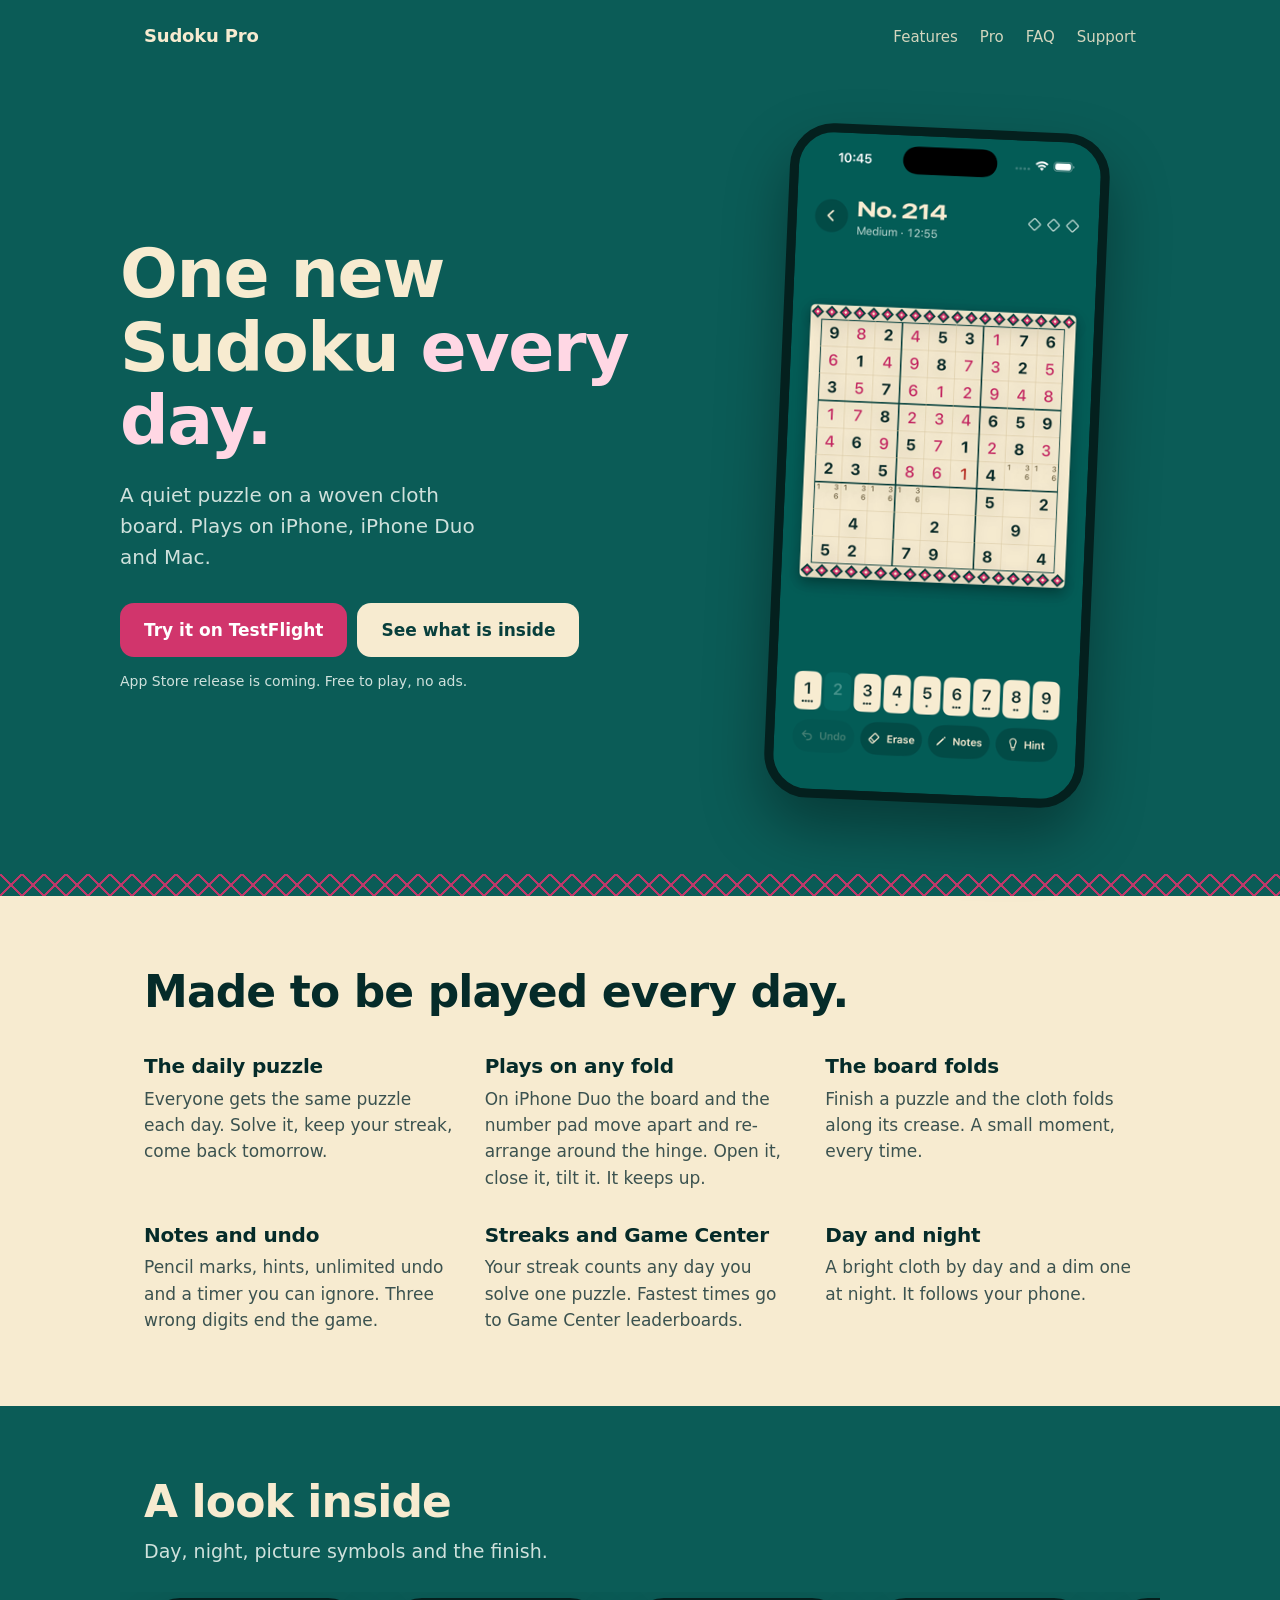
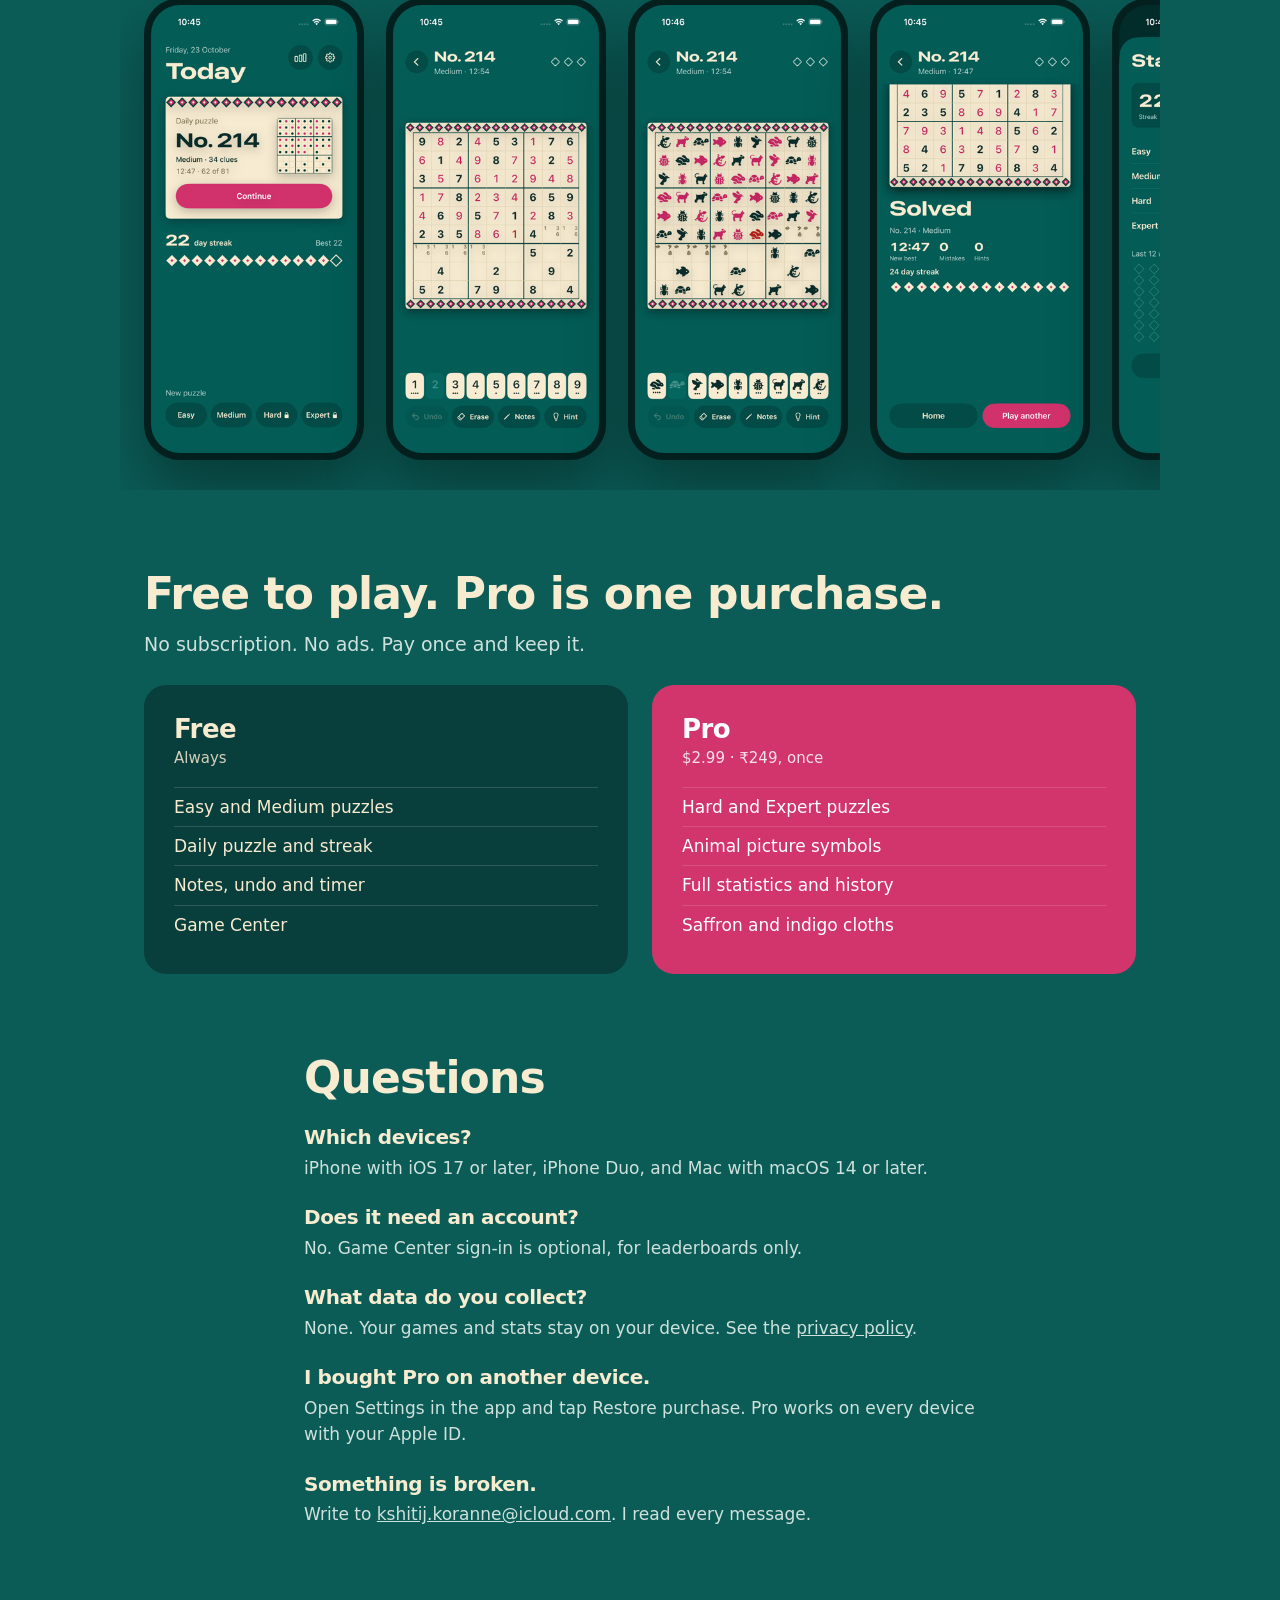
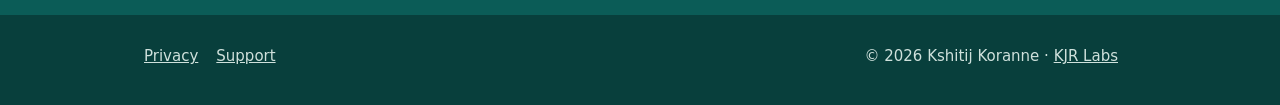
<file: index.html>
<!doctype html>
<html lang="en"><head>
<meta charset="utf-8"><meta name="viewport" content="width=device-width,initial-scale=1">
<title>Sudoku Pro: Daily Puzzles</title>
<meta name="description" content="A calm Sudoku for iPhone, iPhone Duo and Mac. One new puzzle every day, notes, undo, streaks and a board that folds when you finish.">
<meta property="og:title" content="Sudoku Pro: Daily Puzzles"><meta property="og:description" content="One new Sudoku every day, on a woven cloth board. For iPhone, iPhone Duo and Mac.">
<meta property="og:image" content="https://sudoku.kjrlabs.in/shots/play.png">
<meta name="theme-color" content="#0B5C57">
<link rel="icon" href="icon-180.png"><link rel="apple-touch-icon" href="icon-180.png">
<link rel="stylesheet" href="style.css">
<link rel="canonical" href="https://sudoku.kjrlabs.in/">
</head><body>
<div class="wrap">
 <nav><b>Sudoku Pro</b><div><a href="#features">Features</a><a href="#pro">Pro</a><a href="#faq">FAQ</a><a href="support.html">Support</a></div></nav>
</div>
<div class="wrap hero">
 <div>
  <h1>One new Sudoku <em>every day.</em></h1>
  <p>A quiet puzzle on a woven cloth board. Plays on iPhone, iPhone Duo and Mac.</p>
  <a class="btn pink" href="https://testflight.apple.com/join/yC67FmTX">Try it on TestFlight</a><a class="btn" href="#features">See what is inside</a>
  <div class="note">App Store release is coming. Free to play, no ads.</div>
 </div>
 <div class="phone"><img src="shots/play.png" alt="A Sudoku puzzle in progress on the cloth board"></div>
</div>
<div class="band"></div>

<section class="cloth" id="features"><div class="wrap">
 <h2>Made to be played every day.</h2>
 <div class="grid">
  <div><h3>The daily puzzle</h3><p>Everyone gets the same puzzle each day. Solve it, keep your streak, come back tomorrow.</p></div>
  <div><h3>Plays on any fold</h3><p>On iPhone Duo the board and the number pad move apart and re-arrange around the hinge. Open it, close it, tilt it. It keeps up.</p></div>
  <div><h3>The board folds</h3><p>Finish a puzzle and the cloth folds along its crease. A small moment, every time.</p></div>
  <div><h3>Notes and undo</h3><p>Pencil marks, hints, unlimited undo and a timer you can ignore. Three wrong digits end the game.</p></div>
  <div><h3>Streaks and Game Center</h3><p>Your streak counts any day you solve one puzzle. Fastest times go to Game Center leaderboards.</p></div>
  <div><h3>Day and night</h3><p>A bright cloth by day and a dim one at night. It follows your phone.</p></div>
 </div>
</div></section>

<section class="sec">
 <h2>A look inside</h2>
 <p class="lead">Day, night, picture symbols and the finish.</p>
 <div class="shots">
  <div class="phone"><img src="shots/home.png" alt="Home screen with the daily puzzle" loading="lazy"></div>
  <div class="phone"><img src="shots/night.png" alt="Night mode" loading="lazy"></div>
  <div class="phone"><img src="shots/animals.png" alt="Animal picture symbols" loading="lazy"></div>
  <div class="phone"><img src="shots/solved.png" alt="Solved screen with the streak" loading="lazy"></div>
  <div class="phone"><img src="shots/stats.png" alt="Statistics" loading="lazy"></div>
 </div>
</section>

<section class="sec" id="pro"><div class="wrap">
 <h2 style="padding:0">Free to play. Pro is one purchase.</h2>
 <p class="lead" style="padding:0">No subscription. No ads. Pay once and keep it.</p>
 <div class="price">
  <div class="card"><h3>Free</h3><div class="p">Always</div><ul><li>Easy and Medium puzzles</li><li>Daily puzzle and streak</li><li>Notes, undo and timer</li><li>Game Center</li></ul></div>
  <div class="card pro"><h3>Pro</h3><div class="p">$2.99 · ₹249, once</div><ul><li>Hard and Expert puzzles</li><li>Animal picture symbols</li><li>Full statistics and history</li><li>Saffron and indigo cloths</li></ul></div>
 </div>
</div></section>

<section class="sec" id="faq"><div class="wrap faq">
 <h2 style="padding:0">Questions</h2>
 <h3>Which devices?</h3><p>iPhone with iOS 17 or later, iPhone Duo, and Mac with macOS 14 or later.</p>
 <h3>Does it need an account?</h3><p>No. Game Center sign-in is optional, for leaderboards only.</p>
 <h3>What data do you collect?</h3><p>None. Your games and stats stay on your device. See the <a href="privacy.html">privacy policy</a>.</p>
 <h3>I bought Pro on another device.</h3><p>Open Settings in the app and tap Restore purchase. Pro works on every device with your Apple ID.</p>
 <h3>Something is broken.</h3><p>Write to <a href="mailto:kshitij.koranne@icloud.com">kshitij.koranne@icloud.com</a>. I read every message.</p>
</div></section>

<footer><div class="wrap"><div><a href="privacy.html">Privacy</a><a href="support.html">Support</a></div><div>© 2026 Kshitij Koranne · <a href="https://www.kjrlabs.in/">KJR Labs</a></div></div></footer>
</body></html>
</file>
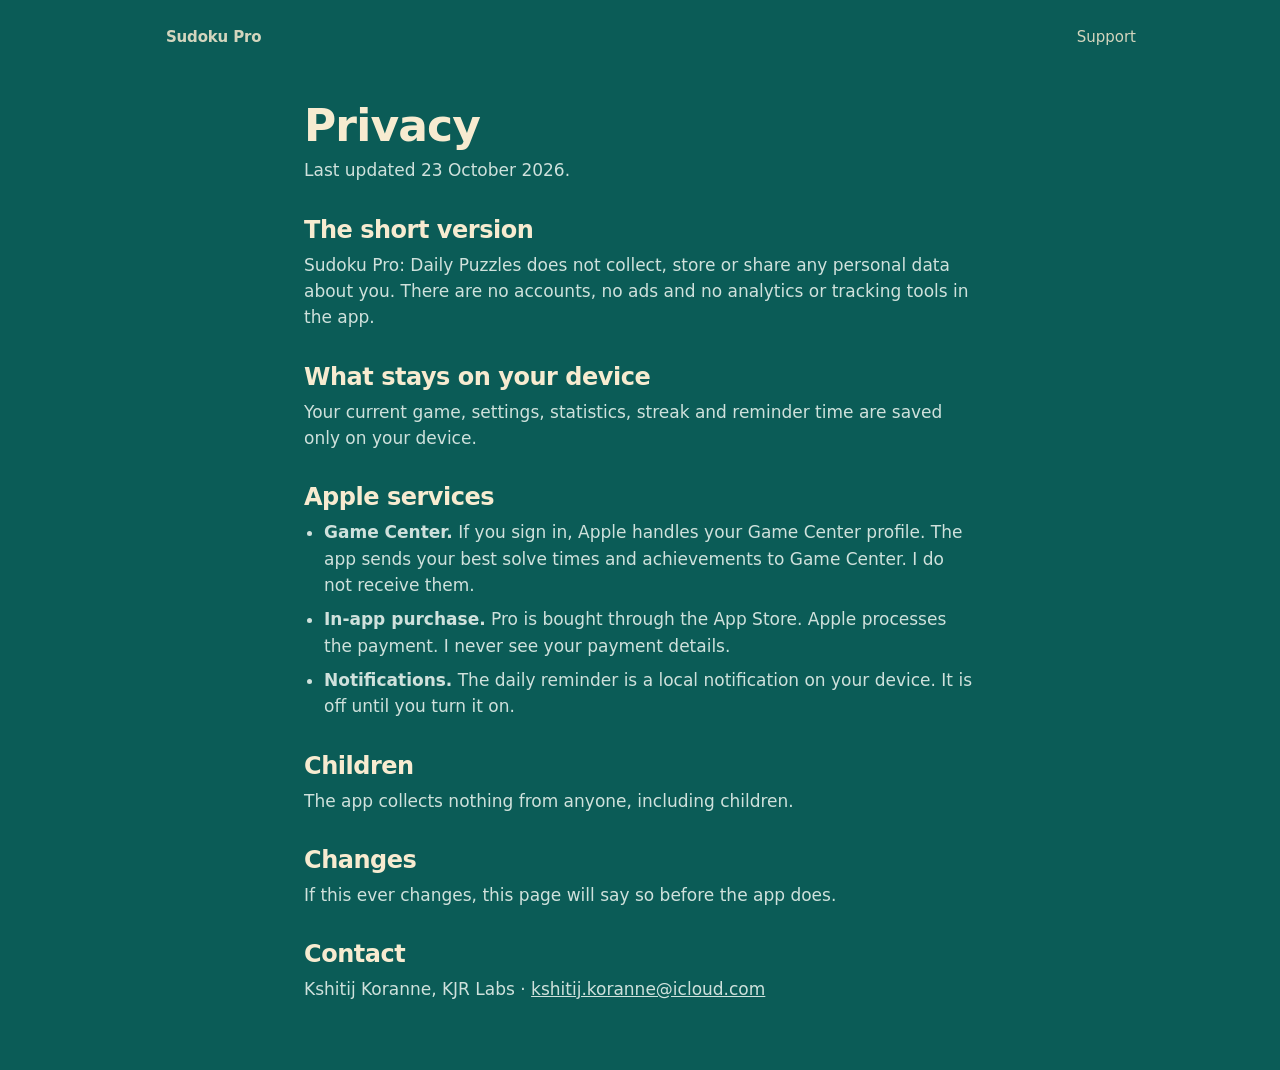
<file: privacy.html>
<!doctype html>
<html lang="en"><head><meta charset="utf-8"><meta name="viewport" content="width=device-width,initial-scale=1"><title>Privacy · Sudoku Pro: Daily Puzzles</title><link rel="icon" href="icon-180.png"><link rel="stylesheet" href="style.css"><link rel="canonical" href="https://sudoku.kjrlabs.in/privacy">
</head><body>
<div class="wrap"><nav><b><a href="./" style="text-decoration:none">Sudoku Pro</a></b><div><a href="support.html">Support</a></div></nav></div>
<div class="wrap doc">
<h1>Privacy</h1><p>Last updated 23 October 2026.</p>
<h2>The short version</h2><p>Sudoku Pro: Daily Puzzles does not collect, store or share any personal data about you. There are no accounts, no ads and no analytics or tracking tools in the app.</p>
<h2>What stays on your device</h2><p>Your current game, settings, statistics, streak and reminder time are saved only on your device.</p>
<h2>Apple services</h2>
<ul><li><b>Game Center.</b> If you sign in, Apple handles your Game Center profile. The app sends your best solve times and achievements to Game Center. I do not receive them.</li>
<li><b>In-app purchase.</b> Pro is bought through the App Store. Apple processes the payment. I never see your payment details.</li>
<li><b>Notifications.</b> The daily reminder is a local notification on your device. It is off until you turn it on.</li></ul>
<h2>Children</h2><p>The app collects nothing from anyone, including children.</p>
<h2>Changes</h2><p>If this ever changes, this page will say so before the app does.</p>
<h2>Contact</h2><p>Kshitij Koranne, KJR Labs · <a href="mailto:kshitij.koranne@icloud.com">kshitij.koranne@icloud.com</a></p>
</div></body></html>
</file>
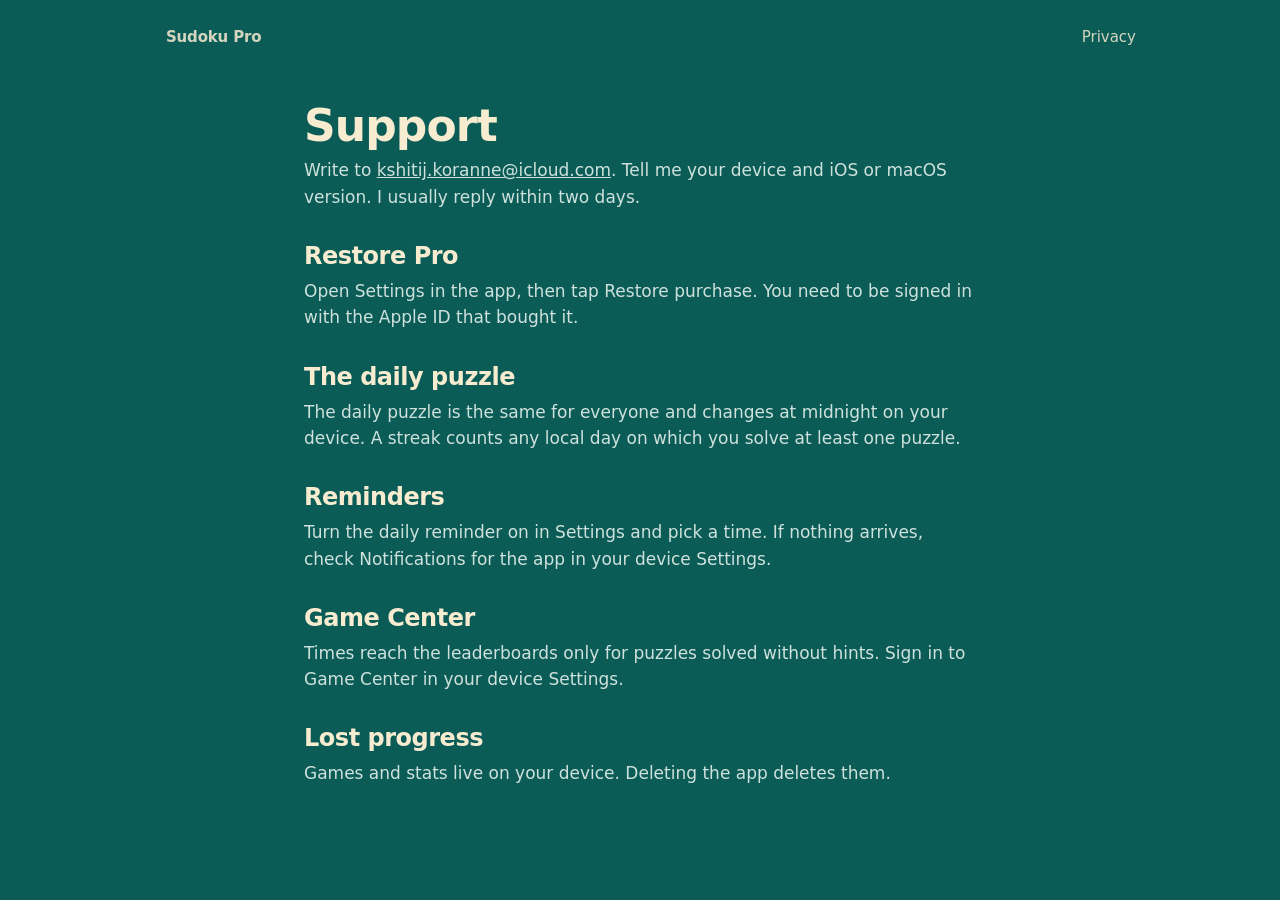
<file: support.html>
<!doctype html>
<html lang="en"><head><meta charset="utf-8"><meta name="viewport" content="width=device-width,initial-scale=1"><title>Support · Sudoku Pro: Daily Puzzles</title><link rel="icon" href="icon-180.png"><link rel="stylesheet" href="style.css"><link rel="canonical" href="https://sudoku.kjrlabs.in/support">
</head><body>
<div class="wrap"><nav><b><a href="./" style="text-decoration:none">Sudoku Pro</a></b><div><a href="privacy.html">Privacy</a></div></nav></div>
<div class="wrap doc">
<h1>Support</h1><p>Write to <a href="mailto:kshitij.koranne@icloud.com">kshitij.koranne@icloud.com</a>. Tell me your device and iOS or macOS version. I usually reply within two days.</p>
<h2>Restore Pro</h2><p>Open Settings in the app, then tap Restore purchase. You need to be signed in with the Apple ID that bought it.</p>
<h2>The daily puzzle</h2><p>The daily puzzle is the same for everyone and changes at midnight on your device. A streak counts any local day on which you solve at least one puzzle.</p>
<h2>Reminders</h2><p>Turn the daily reminder on in Settings and pick a time. If nothing arrives, check Notifications for the app in your device Settings.</p>
<h2>Game Center</h2><p>Times reach the leaderboards only for puzzles solved without hints. Sign in to Game Center in your device Settings.</p>
<h2>Lost progress</h2><p>Games and stats live on your device. Deleting the app deletes them.</p>
</div></body></html>
</file>
<file: style.css>
:root{--teal:#0B5C57;--deep:#083F3C;--ink:#052b29;--cream:#F7EBD0;--cloth:#F0E4C6;--pink:#D1356C;--muted:#cfe1dc}
*{box-sizing:border-box;margin:0}
html{scroll-behavior:smooth}
body{font:17px/1.55 -apple-system,BlinkMacSystemFont,"SF Pro Text","Segoe UI",system-ui,sans-serif;background:var(--teal);color:var(--cream);-webkit-font-smoothing:antialiased}
a{color:inherit}
.wrap{max-width:1040px;margin:0 auto;padding:0 24px}
h1,h2,h3{font-family:-apple-system,"SF Pro Display","Segoe UI",system-ui,sans-serif;font-weight:800;letter-spacing:-.02em;line-height:1.08}
nav{display:flex;justify-content:space-between;align-items:center;padding:22px 0}
nav b{font-size:18px;letter-spacing:-.01em}
nav a{text-decoration:none;font-size:15px;margin-left:22px;opacity:.85}
nav a:hover{opacity:1}
.band{height:22px;background:
 linear-gradient(135deg,transparent 46%,var(--pink) 46% 54%,transparent 54%) 0 0/22px 22px,
 linear-gradient(45deg,transparent 46%,var(--pink) 46% 54%,transparent 54%) 0 0/22px 22px;opacity:.9}
.hero{display:grid;grid-template-columns:1.1fr .9fr;gap:48px;align-items:center;padding:56px 0 72px}
.hero h1{font-size:clamp(40px,6vw,68px)}
.hero h1 em{font-style:normal;color:#ffd7e4}
.hero p{font-size:20px;margin:22px 0 30px;max-width:30ch;color:var(--muted)}
.btn{display:inline-block;background:var(--cream);color:var(--deep);font-weight:700;padding:14px 24px;border-radius:14px;text-decoration:none}
.btn.pink{background:var(--pink);color:#fff}
.btn+.btn{margin-left:10px}
.note{font-size:14px;color:var(--muted);margin-top:14px}
.phone{border-radius:44px;border:9px solid #04201e;box-shadow:0 30px 60px rgba(0,0,0,.35);overflow:hidden;background:#04201e;line-height:0}
.phone img{width:100%;height:auto;display:block}
.hero .phone{max-width:320px;margin:0 auto;transform:rotate(2.5deg)}
.cloth{background:var(--cream);color:var(--ink)}
.cloth .wrap{padding-top:72px;padding-bottom:72px}
.cloth h2{font-size:clamp(30px,4vw,44px);margin-bottom:40px}
.grid{display:grid;grid-template-columns:repeat(3,1fr);gap:34px 30px}
.grid h3{font-size:20px;margin-bottom:8px;letter-spacing:-.01em}
.grid p{color:#3b524f}
.shots{display:flex;gap:22px;overflow-x:auto;padding:6px 24px 30px;scroll-snap-type:x mandatory;max-width:1040px;margin:0 auto}
.shots .phone{flex:0 0 220px;scroll-snap-align:center;border-width:7px;border-radius:36px}
.sec{padding:72px 0 8px}
.sec h2{font-size:clamp(30px,4vw,44px);margin-bottom:12px;padding:0 24px;max-width:1040px;margin-inline:auto}
.sec .lead{padding:0 24px;max-width:1040px;margin:0 auto 26px;color:var(--muted);font-size:19px}
.price{display:grid;grid-template-columns:1fr 1fr;gap:24px;margin-top:8px}
.card{background:var(--deep);border-radius:22px;padding:30px}
.card.pro{background:var(--pink);color:#fff}
.card h3{font-size:26px;margin-bottom:4px}
.card .p{font-size:15px;opacity:.85;margin-bottom:16px}
.card ul{list-style:none;padding:0}
.card li{padding:6px 0;border-top:1px solid rgba(255,255,255,.14)}
.faq{max-width:720px}
.faq h3{font-size:20px;margin:26px 0 6px}
.faq p{color:var(--muted)}
footer{margin-top:80px;background:var(--deep)}
footer .wrap{display:flex;justify-content:space-between;flex-wrap:wrap;gap:12px;padding-top:30px;padding-bottom:36px;font-size:15px;color:var(--muted)}
footer a{margin-right:18px}
.doc{max-width:720px;padding:30px 24px 60px}
.doc h1{font-size:44px;margin-bottom:8px}
.doc h2{font-size:24px;margin:34px 0 8px}
.doc p,.doc li{color:var(--muted);margin:8px 0}
.doc ul{padding-left:20px}
@media(max-width:800px){.hero{grid-template-columns:1fr;padding-top:24px}.grid{grid-template-columns:1fr}.price{grid-template-columns:1fr}.hero .phone{max-width:260px}}
</file>
